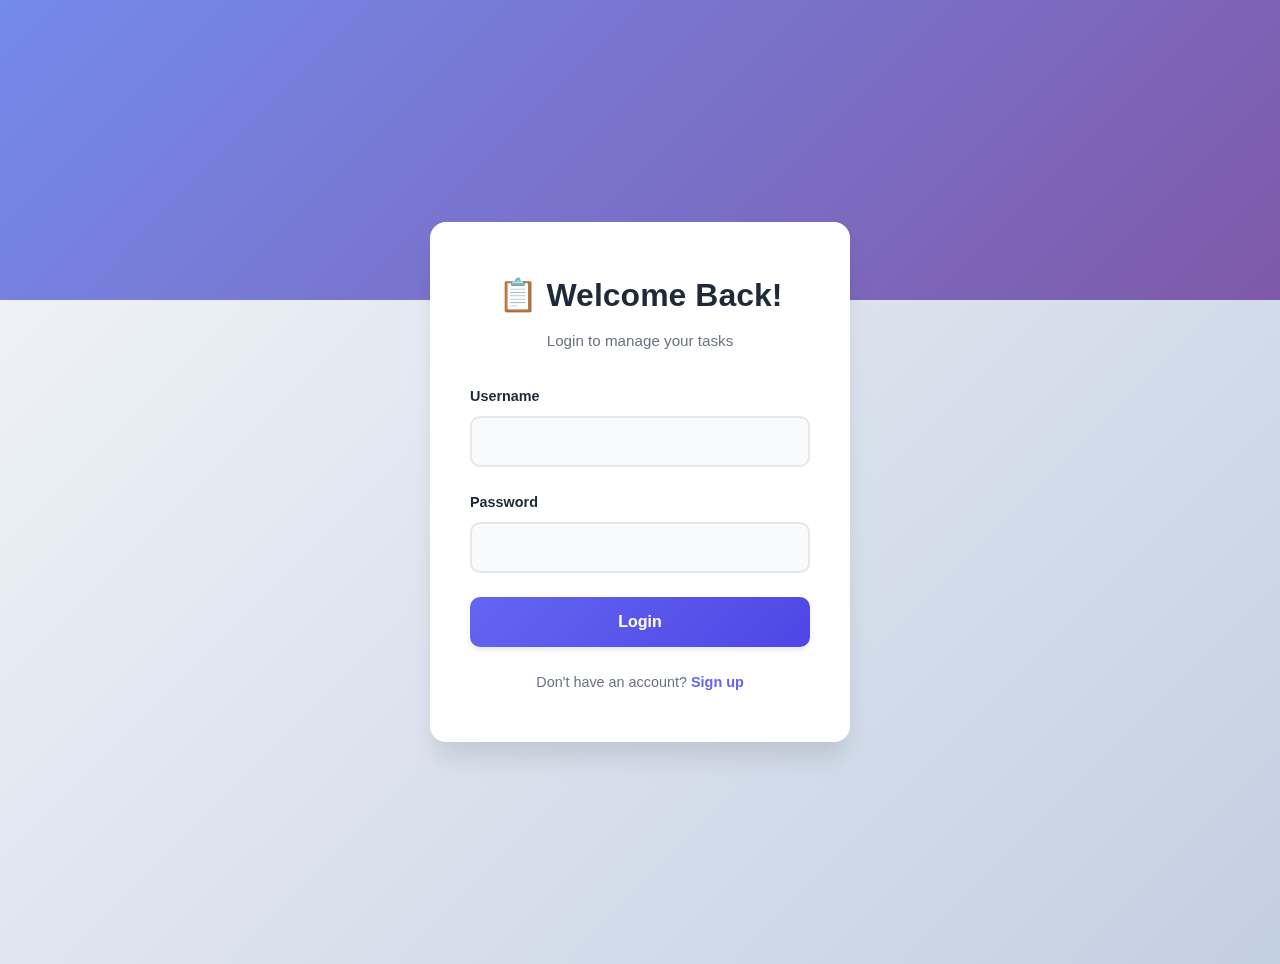
<file: templates/login.html>
<!doctype html>
<html lang="en">
  <head>
    <meta charset="utf-8" />
    <meta name="viewport" content="width=device-width,initial-scale=1" />
    <title>Login - Aurgency todo list</title>
    <link rel="stylesheet" href="/static/styles.css" />
    <style>
      .auth-container {
        min-height: 100vh;
        display: flex;
        align-items: center;
        justify-content: center;
        padding: 2rem 1rem;
        position: relative;
        z-index: 1;
      }

      .auth-box {
        background: white;
        padding: 3rem 2.5rem;
        border-radius: var(--radius-lg);
        box-shadow: var(--shadow-xl);
        width: 100%;
        max-width: 420px;
        animation: fadeInUp 0.6s ease-out;
      }

      .auth-header {
        text-align: center;
        margin-bottom: 2rem;
      }

      .auth-header h1 {
        font-size: 2rem;
        font-weight: 700;
        color: var(--text-primary);
        margin-bottom: 0.5rem;
      }

      .auth-header p {
        color: var(--text-secondary);
        font-size: 0.95rem;
      }

      .auth-form {
        display: flex;
        flex-direction: column;
        gap: 1.5rem;
      }

      .form-group {
        display: flex;
        flex-direction: column;
        gap: 0.5rem;
      }

      .form-group label {
        font-weight: 600;
        font-size: 0.9rem;
        color: var(--text-primary);
      }

      .form-group input {
        width: 100%;
        padding: 0.9rem 1.1rem;
        font-size: 1rem;
        border: 2px solid #e5e7eb;
        border-radius: var(--radius-md);
        transition: all 0.3s ease;
        background: #f9fafb;
      }

      .form-group input:focus {
        outline: none;
        border-color: var(--primary);
        background: white;
        box-shadow: 0 0 0 3px rgba(99, 102, 241, 0.1);
      }

      .auth-button {
        padding: 1rem;
        font-size: 1rem;
        font-weight: 600;
        color: white;
        background: linear-gradient(135deg, var(--primary) 0%, var(--primary-dark) 100%);
        border: none;
        border-radius: var(--radius-md);
        cursor: pointer;
        transition: all 0.3s ease;
        box-shadow: var(--shadow-md);
      }

      .auth-button:hover {
        transform: translateY(-2px);
        box-shadow: var(--shadow-lg);
      }

      .auth-button:active {
        transform: translateY(0);
      }

      .auth-footer {
        text-align: center;
        margin-top: 1.5rem;
        color: var(--text-secondary);
        font-size: 0.9rem;
      }

      .auth-footer a {
        color: var(--primary);
        text-decoration: none;
        font-weight: 600;
      }

      .auth-footer a:hover {
        text-decoration: underline;
      }

      .error-message {
        padding: 0.75rem 1rem;
        background: #fee2e2;
        border: 1px solid #ef4444;
        border-radius: var(--radius-sm);
        color: #dc2626;
        font-size: 0.9rem;
        display: none;
      }

      .error-message.show {
        display: block;
      }
    </style>
  </head>
  <body>
    <div class="header-bg"></div>
    <div class="auth-container">
      <div class="auth-box">
        <div class="auth-header">
          <h1>📋 Welcome Back!</h1>
          <p>Login to manage your tasks</p>
        </div>

        <div id="errorMessage" class="error-message"></div>

        <form class="auth-form" id="loginForm">
          <div class="form-group">
            <label for="username">Username</label>
            <input type="text" id="username" name="username" required autocomplete="username" />
          </div>

          <div class="form-group">
            <label for="password">Password</label>
            <input type="password" id="password" name="password" required autocomplete="current-password" />
          </div>

          <button type="submit" class="auth-button">Login</button>
        </form>

        <div class="auth-footer">
          Don't have an account? <a href="/signup">Sign up</a>
        </div>
      </div>
    </div>

    <script>
      document.getElementById('loginForm').addEventListener('submit', async (e) => {
        e.preventDefault();

        const username = document.getElementById('username').value;
        const password = document.getElementById('password').value;
        const errorMessage = document.getElementById('errorMessage');

        try {
          const response = await fetch('/login', {
            method: 'POST',
            headers: { 'Content-Type': 'application/json' },
            body: JSON.stringify({ username, password })
          });

          const data = await response.json();

          if (data.success) {
            window.location.href = '/';
          } else {
            errorMessage.textContent = data.error || 'Login failed';
            errorMessage.classList.add('show');
          }
        } catch (error) {
          errorMessage.textContent = 'An error occurred. Please try again.';
          errorMessage.classList.add('show');
        }
      });
    </script>
  </body>
</html>
</file>
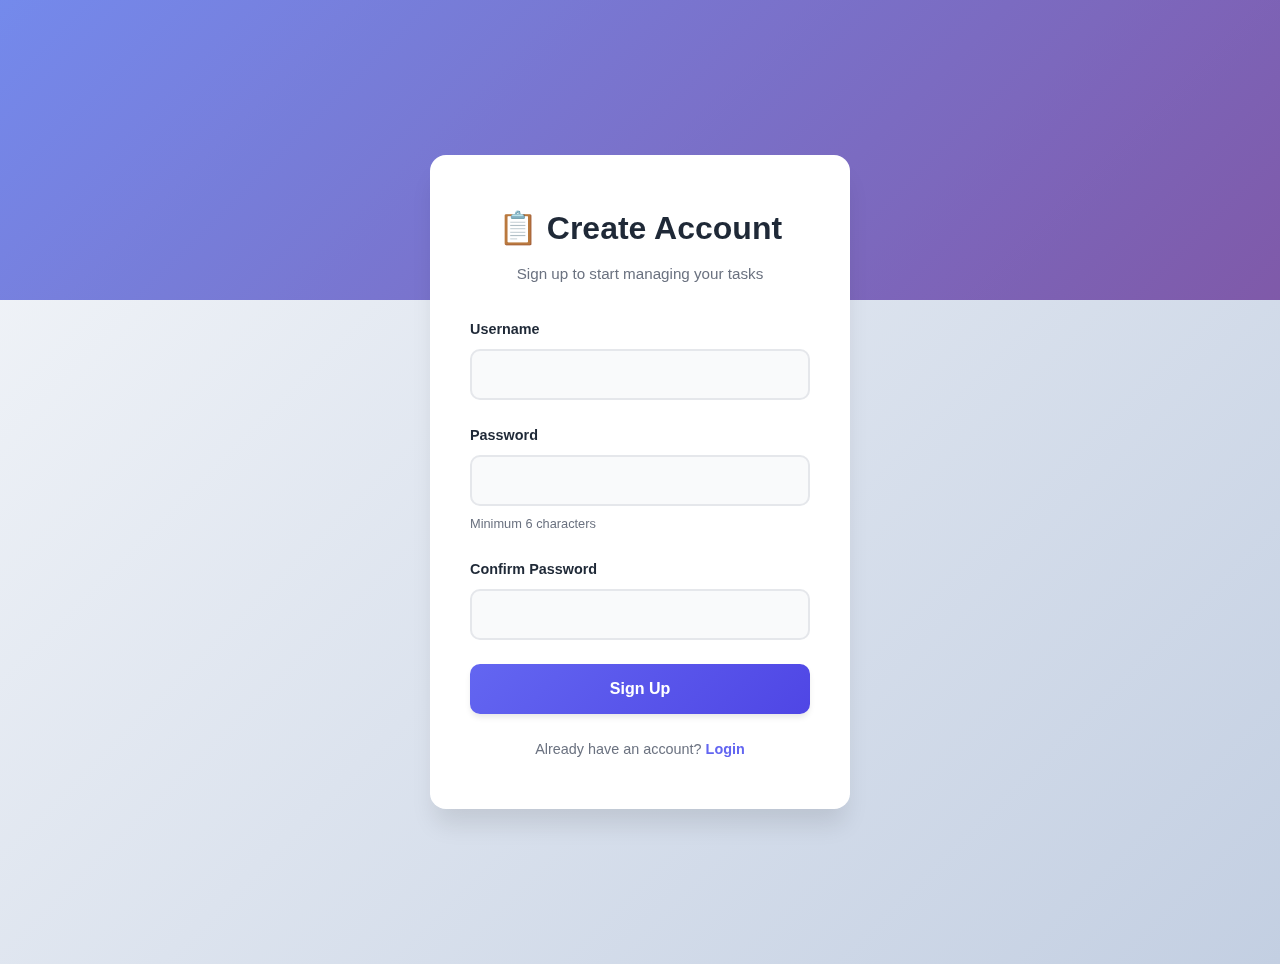
<file: templates/signup.html>
<!doctype html>
<html lang="en">
  <head>
    <meta charset="utf-8" />
    <meta name="viewport" content="width=device-width,initial-scale=1" />
    <title>Sign Up - Aurgency todo list</title>
    <link rel="stylesheet" href="/static/styles.css" />
    <style>
      .auth-container {
        min-height: 100vh;
        display: flex;
        align-items: center;
        justify-content: center;
        padding: 2rem 1rem;
        position: relative;
        z-index: 1;
      }

      .auth-box {
        background: white;
        padding: 3rem 2.5rem;
        border-radius: var(--radius-lg);
        box-shadow: var(--shadow-xl);
        width: 100%;
        max-width: 420px;
        animation: fadeInUp 0.6s ease-out;
      }

      .auth-header {
        text-align: center;
        margin-bottom: 2rem;
      }

      .auth-header h1 {
        font-size: 2rem;
        font-weight: 700;
        color: var(--text-primary);
        margin-bottom: 0.5rem;
      }

      .auth-header p {
        color: var(--text-secondary);
        font-size: 0.95rem;
      }

      .auth-form {
        display: flex;
        flex-direction: column;
        gap: 1.5rem;
      }

      .form-group {
        display: flex;
        flex-direction: column;
        gap: 0.5rem;
      }

      .form-group label {
        font-weight: 600;
        font-size: 0.9rem;
        color: var(--text-primary);
      }

      .form-group input {
        width: 100%;
        padding: 0.9rem 1.1rem;
        font-size: 1rem;
        border: 2px solid #e5e7eb;
        border-radius: var(--radius-md);
        transition: all 0.3s ease;
        background: #f9fafb;
      }

      .form-group input:focus {
        outline: none;
        border-color: var(--primary);
        background: white;
        box-shadow: 0 0 0 3px rgba(99, 102, 241, 0.1);
      }

      .form-helper {
        font-size: 0.8rem;
        color: var(--text-secondary);
      }

      .auth-button {
        padding: 1rem;
        font-size: 1rem;
        font-weight: 600;
        color: white;
        background: linear-gradient(135deg, var(--primary) 0%, var(--primary-dark) 100%);
        border: none;
        border-radius: var(--radius-md);
        cursor: pointer;
        transition: all 0.3s ease;
        box-shadow: var(--shadow-md);
      }

      .auth-button:hover {
        transform: translateY(-2px);
        box-shadow: var(--shadow-lg);
      }

      .auth-button:active {
        transform: translateY(0);
      }

      .auth-footer {
        text-align: center;
        margin-top: 1.5rem;
        color: var(--text-secondary);
        font-size: 0.9rem;
      }

      .auth-footer a {
        color: var(--primary);
        text-decoration: none;
        font-weight: 600;
      }

      .auth-footer a:hover {
        text-decoration: underline;
      }

      .error-message {
        padding: 0.75rem 1rem;
        background: #fee2e2;
        border: 1px solid #ef4444;
        border-radius: var(--radius-sm);
        color: #dc2626;
        font-size: 0.9rem;
        display: none;
      }

      .error-message.show {
        display: block;
      }
    </style>
  </head>
  <body>
    <div class="header-bg"></div>
    <div class="auth-container">
      <div class="auth-box">
        <div class="auth-header">
          <h1>📋 Create Account</h1>
          <p>Sign up to start managing your tasks</p>
        </div>

        <div id="errorMessage" class="error-message"></div>

        <form class="auth-form" id="signupForm">
          <div class="form-group">
            <label for="username">Username</label>
            <input type="text" id="username" name="username" required autocomplete="username" />
          </div>

          <div class="form-group">
            <label for="password">Password</label>
            <input type="password" id="password" name="password" required autocomplete="new-password" minlength="6" />
            <span class="form-helper">Minimum 6 characters</span>
          </div>

          <div class="form-group">
            <label for="confirmPassword">Confirm Password</label>
            <input type="password" id="confirmPassword" name="confirmPassword" required autocomplete="new-password" />
          </div>

          <button type="submit" class="auth-button">Sign Up</button>
        </form>

        <div class="auth-footer">
          Already have an account? <a href="/login">Login</a>
        </div>
      </div>
    </div>

    <script>
      document.getElementById('signupForm').addEventListener('submit', async (e) => {
        e.preventDefault();

        const username = document.getElementById('username').value;
        const password = document.getElementById('password').value;
        const confirmPassword = document.getElementById('confirmPassword').value;
        const errorMessage = document.getElementById('errorMessage');

        // Clear previous errors
        errorMessage.classList.remove('show');

        // Validate passwords match
        if (password !== confirmPassword) {
          errorMessage.textContent = 'Passwords do not match';
          errorMessage.classList.add('show');
          return;
        }

        try {
          const response = await fetch('/signup', {
            method: 'POST',
            headers: { 'Content-Type': 'application/json' },
            body: JSON.stringify({ username, password })
          });

          const data = await response.json();

          if (data.success) {
            window.location.href = '/';
          } else {
            errorMessage.textContent = data.error || 'Signup failed';
            errorMessage.classList.add('show');
          }
        } catch (error) {
          errorMessage.textContent = 'An error occurred. Please try again.';
          errorMessage.classList.add('show');
        }
      });
    </script>
  </body>
</html>
</file>
<file: static/styles.css>
/* Modern CSS Variables */
:root {
  --primary: #6366f1;
  --primary-dark: #4f46e5;
  --secondary: #8b5cf6;
  --success: #10b981;
  --danger: #ef4444;
  --warning: #f59e0b;
  --info: #3b82f6;

  --critical: #fecaca;
  --critical-border: #ef4444;
  --urgent: #fef3c7;
  --urgent-border: #f59e0b;
  --important: #d1fae5;
  --important-border: #10b981;
  --normal: #f3f4f6;
  --normal-border: #9ca3af;

  --bg-gradient: linear-gradient(135deg, #667eea 0%, #764ba2 100%);
  --text-primary: #1f2937;
  --text-secondary: #6b7280;
  --text-light: #9ca3af;

  --shadow-sm: 0 1px 2px 0 rgba(0, 0, 0, 0.05);
  --shadow-md: 0 4px 6px -1px rgba(0, 0, 0, 0.1);
  --shadow-lg: 0 10px 15px -3px rgba(0, 0, 0, 0.1);
  --shadow-xl: 0 20px 25px -5px rgba(0, 0, 0, 0.1);

  --radius-sm: 6px;
  --radius-md: 10px;
  --radius-lg: 16px;
}

/* Global Styles */
* {
  margin: 0;
  padding: 0;
  box-sizing: border-box;
}

body {
  font-family: -apple-system, BlinkMacSystemFont, 'Segoe UI', Roboto, 'Helvetica Neue', Arial, sans-serif;
  background: linear-gradient(135deg, #f5f7fa 0%, #c3cfe2 100%);
  color: var(--text-primary);
  line-height: 1.6;
  min-height: 100vh;
  padding: 2rem 1rem;
  position: relative;
}

.header-bg {
  position: fixed;
  top: 0;
  left: 0;
  right: 0;
  height: 300px;
  background: var(--bg-gradient);
  z-index: 0;
  opacity: 0.9;
}

/* Container */
.container {
  max-width: 1200px;
  margin: 0 auto;
  position: relative;
  z-index: 1;
}

/* App Header */
.app-header {
  text-align: center;
  margin-bottom: 2.5rem;
  animation: fadeInDown 0.6s ease-out;
}

.app-header .header-content {
  display: flex;
  justify-content: space-between;
  align-items: center;
  gap: 2rem;
}

.app-header h1 {
  font-size: 2.5rem;
  font-weight: 700;
  color: white;
  margin-bottom: 0.5rem;
  text-shadow: 0 2px 4px rgba(0, 0, 0, 0.1);
}

.app-header .subtitle {
  color: rgba(255, 255, 255, 0.9);
  font-size: 1.1rem;
  font-weight: 400;
}

.user-section {
  display: flex;
  align-items: center;
  gap: 1rem;
  background: rgba(255, 255, 255, 0.15);
  padding: 0.75rem 1.25rem;
  border-radius: var(--radius-md);
  backdrop-filter: blur(10px);
}

.username-display {
  color: white;
  font-weight: 600;
  font-size: 0.95rem;
}

.logout-btn {
  background: rgba(255, 255, 255, 0.95);
  color: var(--primary);
  padding: 0.5rem 1rem;
  border-radius: var(--radius-sm);
  text-decoration: none;
  font-weight: 600;
  font-size: 0.85rem;
  transition: all 0.3s ease;
}

.logout-btn:hover {
  background: white;
  transform: translateY(-2px);
  box-shadow: 0 4px 8px rgba(0, 0, 0, 0.2);
}

/* Input Section */
.input-section {
  background: white;
  padding: 2rem;
  border-radius: var(--radius-lg);
  box-shadow: var(--shadow-xl);
  margin-bottom: 2rem;
  animation: fadeInUp 0.6s ease-out;
}

.input-wrapper {
  margin-bottom: 1.5rem;
}

.input-wrapper .input-label {
  display: block;
  font-weight: 600;
  font-size: 0.95rem;
  color: var(--text-primary);
  margin-bottom: 0.5rem;
}

.input-wrapper input {
  width: 100%;
  padding: 1rem 1.25rem;
  font-size: 1rem;
  border: 2px solid #e5e7eb;
  border-radius: var(--radius-md);
  transition: all 0.3s ease;
  background: #f9fafb;
}

.input-wrapper input[type="date"] {
  cursor: pointer;
  font-family: inherit;
  max-width: 300px;
}

.input-wrapper input:focus {
  outline: none;
  border-color: var(--primary);
  background: white;
  box-shadow: 0 0 0 3px rgba(99, 102, 241, 0.1);
}

.input-wrapper input::placeholder {
  color: var(--text-light);
}

/* Priority Buttons */
.priority-buttons {
  display: grid;
  grid-template-columns: repeat(auto-fit, minmax(140px, 1fr));
  gap: 1rem;
  margin-bottom: 1.5rem;
}

.priority-btn {
  display: flex;
  flex-direction: column;
  align-items: center;
  padding: 1rem;
  border: 2px solid #e5e7eb;
  border-radius: var(--radius-md);
  background: white;
  cursor: pointer;
  transition: all 0.3s ease;
  position: relative;
  overflow: hidden;
}

.priority-btn::before {
  content: '';
  position: absolute;
  top: 0;
  left: -100%;
  width: 100%;
  height: 100%;
  background: linear-gradient(90deg, transparent, rgba(255,255,255,0.3), transparent);
  transition: left 0.5s ease;
}

.priority-btn:hover::before {
  left: 100%;
}

.priority-btn .btn-icon {
  font-size: 2rem;
  margin-bottom: 0.5rem;
}

.priority-btn .btn-label {
  font-weight: 600;
  font-size: 0.95rem;
  margin-bottom: 0.25rem;
  color: var(--text-primary);
}

.priority-btn .btn-desc {
  font-size: 0.75rem;
  color: var(--text-secondary);
  text-align: center;
}

.priority-btn.critical {
  border-color: var(--critical-border);
  background: linear-gradient(135deg, #fee2e2 0%, #fecaca 100%);
}

.priority-btn.critical:hover {
  transform: translateY(-3px);
  box-shadow: 0 8px 16px rgba(239, 68, 68, 0.2);
  border-color: var(--danger);
}

.priority-btn.urgent {
  border-color: var(--urgent-border);
  background: linear-gradient(135deg, #fef3c7 0%, #fde68a 100%);
}

.priority-btn.urgent:hover {
  transform: translateY(-3px);
  box-shadow: 0 8px 16px rgba(245, 158, 11, 0.2);
  border-color: var(--warning);
}

.priority-btn.important {
  border-color: var(--important-border);
  background: linear-gradient(135deg, #d1fae5 0%, #a7f3d0 100%);
}

.priority-btn.important:hover {
  transform: translateY(-3px);
  box-shadow: 0 8px 16px rgba(16, 185, 129, 0.2);
  border-color: var(--success);
}

.priority-btn.normal {
  border-color: var(--normal-border);
  background: linear-gradient(135deg, #f3f4f6 0%, #e5e7eb 100%);
}

.priority-btn.normal:hover {
  transform: translateY(-3px);
  box-shadow: 0 8px 16px rgba(156, 163, 175, 0.2);
  border-color: var(--text-secondary);
}

/* Action Buttons */
.bulk-action {
  display: flex;
  justify-content: center;
}

.action-btn {
  padding: 0.75rem 1.5rem;
  font-size: 0.95rem;
  font-weight: 600;
  border: none;
  border-radius: var(--radius-md);
  cursor: pointer;
  transition: all 0.3s ease;
  box-shadow: var(--shadow-md);
}

.action-btn.secondary {
  background: linear-gradient(135deg, var(--primary) 0%, var(--primary-dark) 100%);
  color: white;
}

.action-btn.secondary:hover {
  transform: translateY(-2px);
  box-shadow: var(--shadow-lg);
}

.action-btn.secondary:active {
  transform: translateY(0);
}

.action-btn.export {
  background: linear-gradient(135deg, var(--success) 0%, #059669 100%);
  color: white;
}

.action-btn.export:hover {
  transform: translateY(-2px);
  box-shadow: var(--shadow-lg);
}

/* Tasks Section */
.tasks-section {
  background: white;
  padding: 2rem;
  border-radius: var(--radius-lg);
  box-shadow: var(--shadow-xl);
  margin-bottom: 2rem;
  animation: fadeInUp 0.6s ease-out;
}

.section-header {
  display: flex;
  justify-content: space-between;
  align-items: center;
  margin-bottom: 1.5rem;
  flex-wrap: wrap;
  gap: 1rem;
}

.section-header h2 {
  font-size: 1.5rem;
  font-weight: 700;
  color: var(--text-primary);
}

.filter-wrapper {
  display: flex;
  align-items: center;
  gap: 0.75rem;
}

.filter-wrapper label {
  font-weight: 500;
  color: var(--text-secondary);
}

.filter-wrapper select {
  padding: 0.5rem 1rem;
  border: 2px solid #e5e7eb;
  border-radius: var(--radius-sm);
  font-size: 0.9rem;
  cursor: pointer;
  transition: all 0.3s ease;
  background: white;
}

.filter-wrapper select:focus {
  outline: none;
  border-color: var(--primary);
  box-shadow: 0 0 0 3px rgba(99, 102, 241, 0.1);
}

/* Table Styles */
.table-wrapper {
  overflow-x: auto;
  border-radius: var(--radius-md);
  border: 1px solid #e5e7eb;
  margin-bottom: 1rem;
}

table {
  width: 100%;
  border-collapse: collapse;
  background: white;
  table-layout: fixed;
}

/* Column width optimization for pending tasks table */
#tasksTable th:nth-child(1),
#tasksTable td:nth-child(1) {
  width: 5%;
  text-align: center;
}

#tasksTable th:nth-child(2),
#tasksTable td:nth-child(2) {
  width: 40%;
}

#tasksTable th:nth-child(3),
#tasksTable td:nth-child(3) {
  width: 20%;
}

#tasksTable th:nth-child(4),
#tasksTable td:nth-child(4) {
  width: 15%;
}

#tasksTable th:nth-child(5),
#tasksTable td:nth-child(5) {
  width: 20%;
}

/* Column width optimization for done tasks table */
#doneTable th:nth-child(1),
#doneTable td:nth-child(1) {
  width: 5%;
  text-align: center;
}

#doneTable th:nth-child(2),
#doneTable td:nth-child(2) {
  width: 30%;
}

#doneTable th:nth-child(3),
#doneTable td:nth-child(3) {
  width: 15%;
}

#doneTable th:nth-child(4),
#doneTable td:nth-child(4) {
  width: 12%;
}

#doneTable th:nth-child(5),
#doneTable td:nth-child(5) {
  width: 12%;
}

#doneTable th:nth-child(6),
#doneTable td:nth-child(6) {
  width: 12%;
}

#doneTable th:nth-child(7),
#doneTable td:nth-child(7) {
  width: 8%;
  text-align: center;
}

#doneTable th:nth-child(8),
#doneTable td:nth-child(8) {
  width: 16%;
}

thead {
  background: linear-gradient(135deg, #f9fafb 0%, #f3f4f6 100%);
}

th {
  padding: 1rem;
  text-align: left;
  font-weight: 600;
  color: var(--text-primary);
  border-bottom: 2px solid #e5e7eb;
  font-size: 0.875rem;
  text-transform: uppercase;
  letter-spacing: 0.5px;
}

td {
  padding: 1rem;
  border-bottom: 1px solid #f3f4f6;
  color: var(--text-primary);
  word-wrap: break-word;
  overflow-wrap: break-word;
}

tbody tr {
  transition: all 0.2s ease;
}

tbody tr:hover {
  background: #fafbfc;
  transform: scale(1.01);
  box-shadow: var(--shadow-sm);
}

/* Priority Row Colors */
tr.prio-critical {
  background: var(--critical);
  border-left: 4px solid var(--critical-border);
}

tr.prio-critical:hover {
  background: #fca5a5;
}

tr.prio-urgent {
  background: var(--urgent);
  border-left: 4px solid var(--urgent-border);
}

tr.prio-urgent:hover {
  background: #fcd34d;
}

tr.prio-important {
  background: var(--important);
  border-left: 4px solid var(--important-border);
}

tr.prio-important:hover {
  background: #6ee7b7;
}

tr.prio-normal {
  background: var(--normal);
  border-left: 4px solid var(--normal-border);
}

tr.prio-normal:hover {
  background: #d1d5db;
}

/* Completed Task Style */
tr.completed td {
  text-decoration: line-through;
  color: var(--text-light);
  opacity: 0.7;
}

/* Task Text Styling */
.task-text {
  font-weight: 500;
  color: var(--text-primary);
  margin-bottom: 0.25rem;
  font-size: 0.95rem;
}

.task-meta {
  font-size: 0.75rem;
  color: var(--text-secondary);
  font-style: italic;
}

/* Table Buttons */
button.btn-done,
button.btn-delete,
button.toggle,
button.delete,
button.move-pending {
  padding: 0.4rem 0.8rem;
  font-size: 0.8rem;
  font-weight: 600;
  border: none;
  border-radius: var(--radius-sm);
  cursor: pointer;
  transition: all 0.2s ease;
  margin-right: 0.35rem;
  text-transform: uppercase;
  letter-spacing: 0.3px;
}

button.btn-done,
button.toggle {
  background: linear-gradient(135deg, var(--success) 0%, #059669 100%);
  color: white;
}

button.btn-done:hover,
button.toggle:hover {
  transform: translateY(-1px);
  box-shadow: 0 4px 8px rgba(16, 185, 129, 0.3);
}

button.btn-delete,
button.delete {
  background: linear-gradient(135deg, var(--danger) 0%, #dc2626 100%);
  color: white;
}

button.btn-delete:hover,
button.delete:hover {
  transform: translateY(-1px);
  box-shadow: 0 4px 8px rgba(239, 68, 68, 0.3);
}

button.move-pending {
  background: linear-gradient(135deg, var(--primary) 0%, var(--primary-dark) 100%);
  color: white;
}

button.move-pending:hover {
  transform: translateY(-1px);
  box-shadow: 0 4px 8px rgba(99, 102, 241, 0.3);
}

/* Export Action */
.export-action {
  display: flex;
  justify-content: flex-end;
}

/* Animations */
@keyframes fadeInDown {
  from {
    opacity: 0;
    transform: translateY(-20px);
  }
  to {
    opacity: 1;
    transform: translateY(0);
  }
}

@keyframes fadeInUp {
  from {
    opacity: 0;
    transform: translateY(20px);
  }
  to {
    opacity: 1;
    transform: translateY(0);
  }
}

/* Responsive Design */
@media (max-width: 768px) {
  .app-header .header-content {
    flex-direction: column;
    gap: 1rem;
  }

  .app-header h1 {
    font-size: 2rem;
  }

  .user-section {
    width: 100%;
    justify-content: center;
  }

  .priority-buttons {
    grid-template-columns: repeat(2, 1fr);
  }

  .section-header {
    flex-direction: column;
    align-items: flex-start;
  }

  table {
    font-size: 0.875rem;
  }

  th, td {
    padding: 0.75rem 0.5rem;
  }
}

@media (max-width: 480px) {
  body {
    padding: 1rem 0.5rem;
  }

  .input-section,
  .tasks-section {
    padding: 1.5rem 1rem;
  }

  .priority-buttons {
    grid-template-columns: 1fr;
  }
}
</file>
